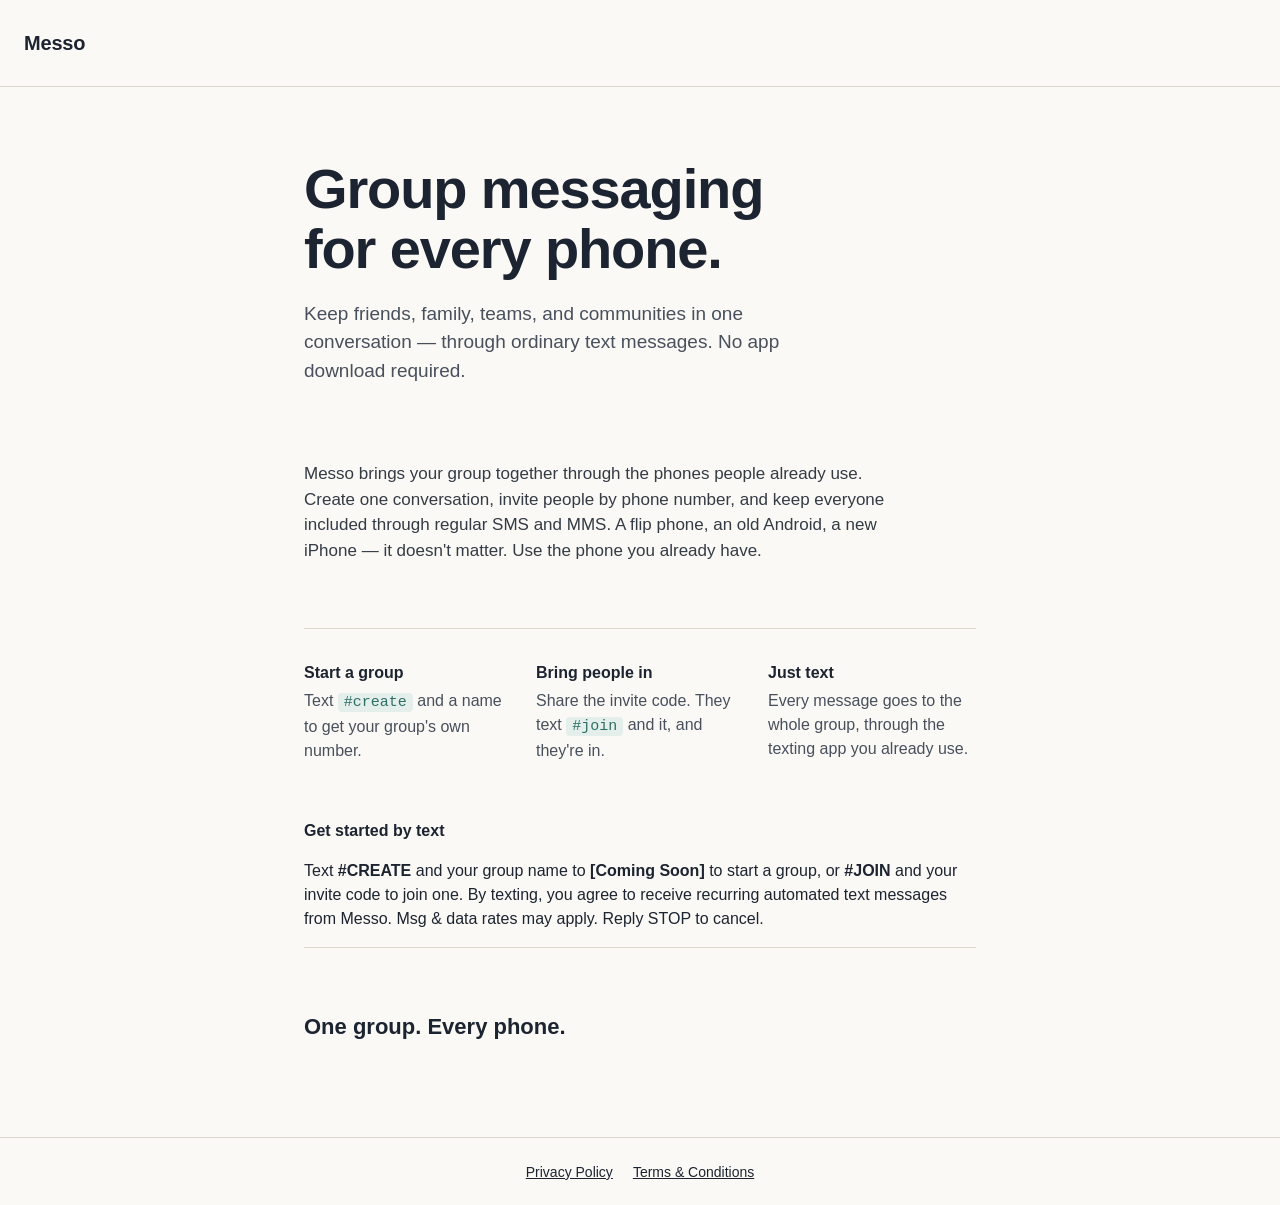
<file: index.html>
<!DOCTYPE html>
<html lang="en">
<head>
<meta charset="UTF-8">
<meta name="viewport" content="width=device-width, initial-scale=1.0">
<title>Messo — Group messaging for every phone</title>
<link rel="stylesheet" href="style.css">
</head>
<body>
<header class="site-header">
  <span class="wordmark">Messo</span>
</header>

<main>
  <section class="hero">
    <h1>Group messaging<br>for every phone.</h1>
    <p class="lede">Keep friends, family, teams, and communities in one
    conversation — through ordinary text messages. No app download
    required.</p>
  </section>

  <section class="explain">
    <p>Messo brings your group together through the phones people
    already use. Create one conversation, invite people by phone
    number, and keep everyone included through regular SMS and MMS.
    A flip phone, an old Android, a new iPhone — it doesn't matter.
    Use the phone you already have.</p>
  </section>

  <section class="steps">
    <div class="step">
      <p class="step-label">Start a group</p>
      <p>Text <code>#create</code> and a name to get your group's own number.</p>
    </div>
    <div class="step">
      <p class="step-label">Bring people in</p>
      <p>Share the invite code. They text <code>#join</code> and it, and they're in.</p>
    </div>
    <div class="step">
      <p class="step-label">Just text</p>
      <p>Every message goes to the whole group, through the texting app you already use.</p>
    </div>
  </section>

  <section class="opt-in">
    <div>
  <p class="step-label">Get started by text</p>
  <p>Text <strong>#CREATE</strong> and your group name to
  <strong>[Coming Soon]</strong> to start a group, or
  <strong>#JOIN</strong> and your invite code to join one. By texting,
  you agree to receive recurring automated text messages from Messo.
  Msg &amp; data rates may apply. Reply STOP to cancel.</p>
</div></section>

  <section class="cta">
    <p>One group. Every phone.</p>
  </section>
</main>

<footer class="site-footer">
  <a href="privacy.html">Privacy Policy</a>
  <a href="terms.html">Terms &amp; Conditions</a>
</footer>
</body>
</html>
</file>
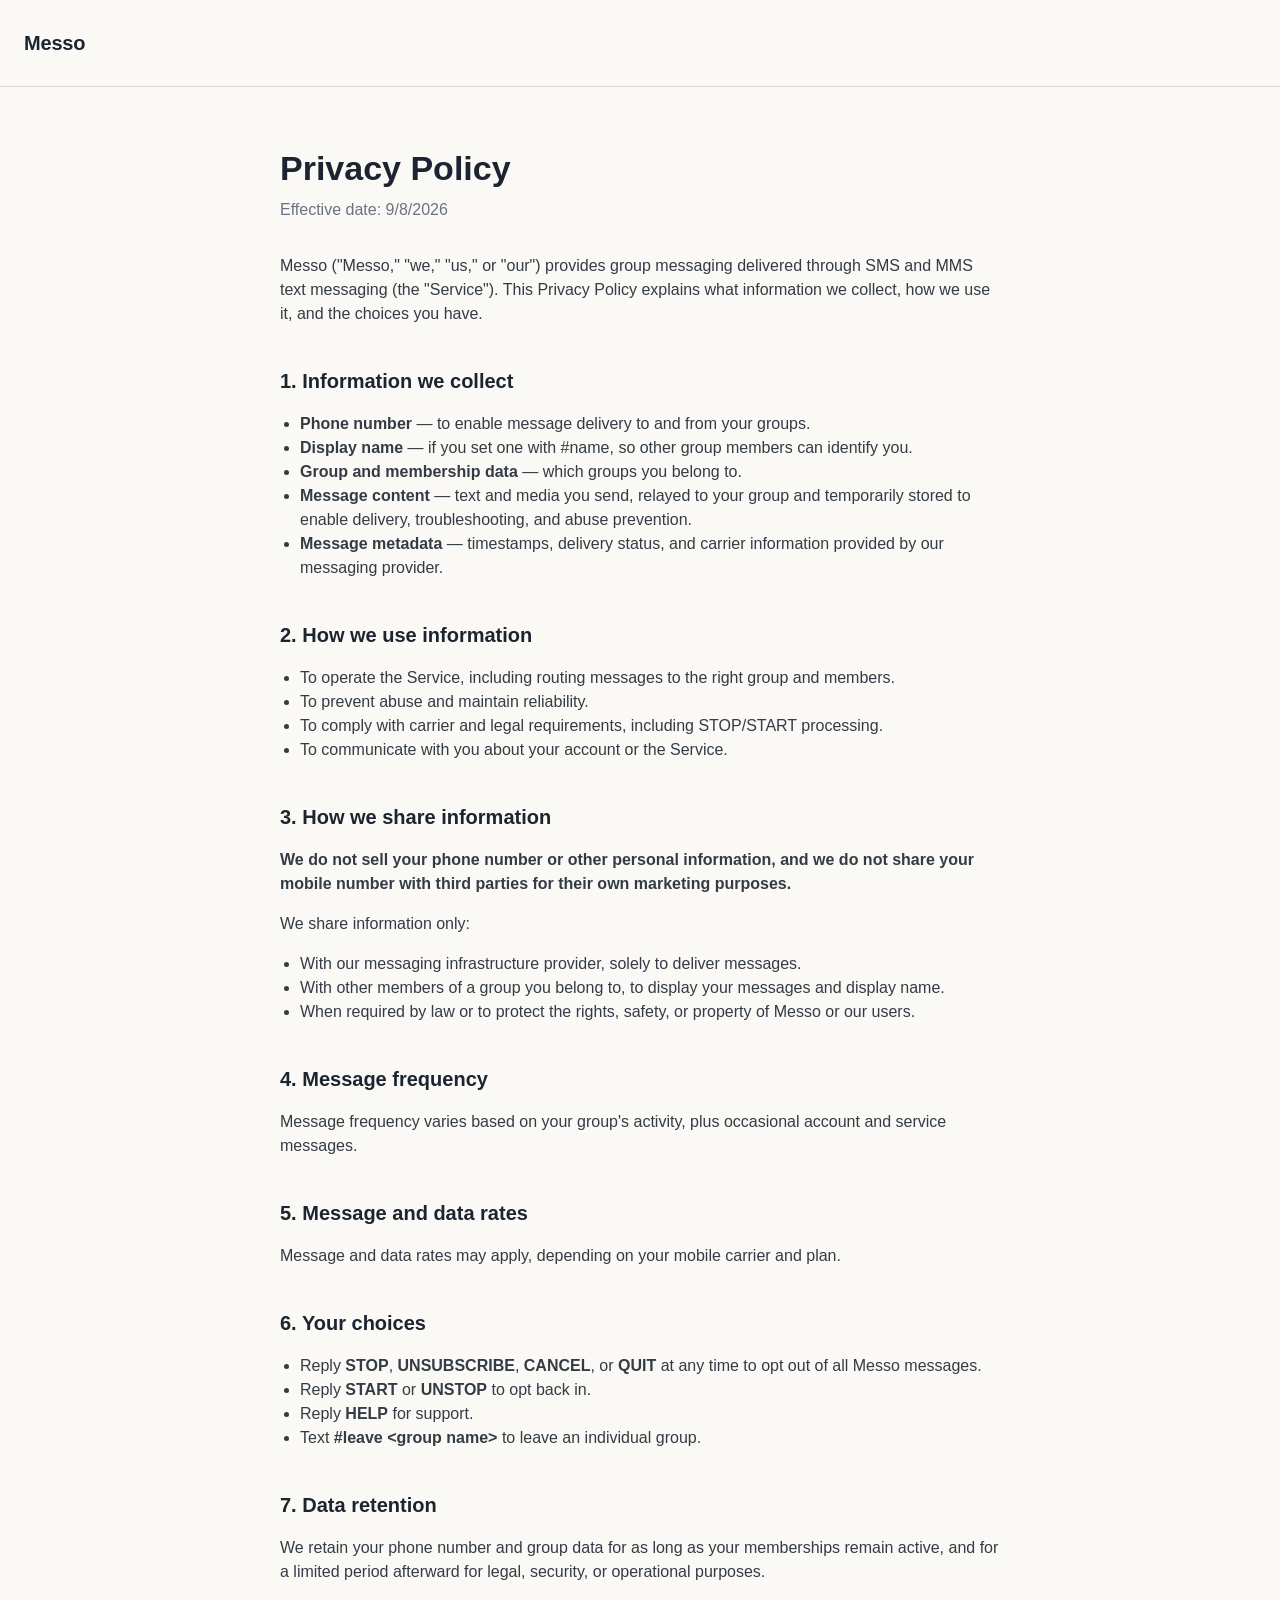
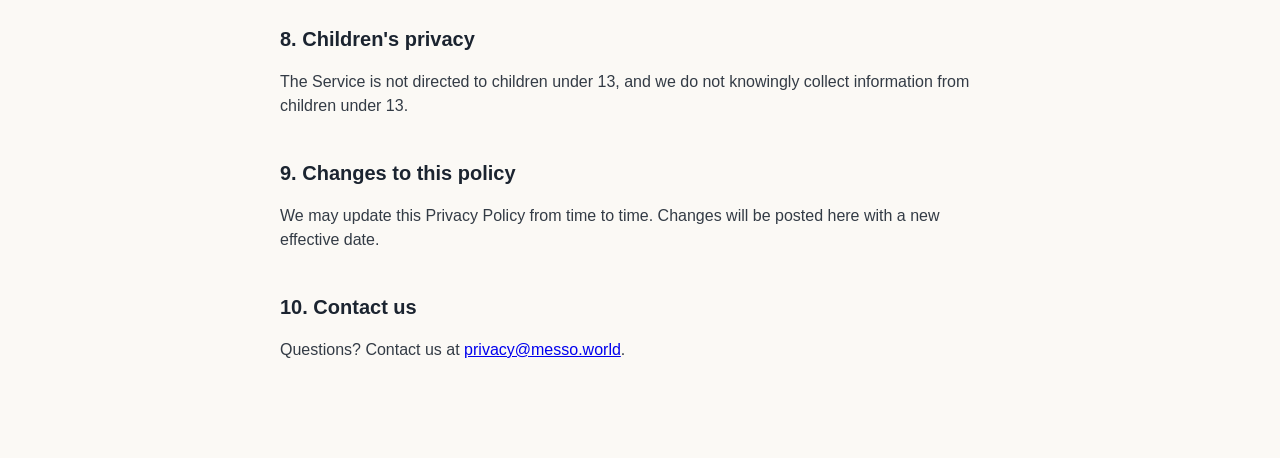
<file: privacy.html>
<!DOCTYPE html>
<html lang="en">
<head>
<meta charset="UTF-8">
<meta name="viewport" content="width=device-width, initial-scale=1.0">
<title>Privacy Policy — Messo</title>
<link rel="stylesheet" href="style.css">
</head>
<body>
<header class="site-header">
  <a class="wordmark" href="index.html">Messo</a>
</header>

<main class="doc">
  <h1>Privacy Policy</h1>
  <p class="effective">Effective date: 9/8/2026</p>

  <p>Messo ("Messo," "we," "us," or "our") provides group messaging
  delivered through SMS and MMS text messaging (the "Service"). This
  Privacy Policy explains what information we collect, how we use it,
  and the choices you have.</p>

  <h2>1. Information we collect</h2>
  <ul>
    <li><strong>Phone number</strong> — to enable message delivery to and from your groups.</li>
    <li><strong>Display name</strong> — if you set one with #name, so other group members can identify you.</li>
    <li><strong>Group and membership data</strong> — which groups you belong to.</li>
    <li><strong>Message content</strong> — text and media you send, relayed to your group and temporarily stored to enable delivery, troubleshooting, and abuse prevention.</li>
    <li><strong>Message metadata</strong> — timestamps, delivery status, and carrier information provided by our messaging provider.</li>
  </ul>

  <h2>2. How we use information</h2>
  <ul>
    <li>To operate the Service, including routing messages to the right group and members.</li>
    <li>To prevent abuse and maintain reliability.</li>
    <li>To comply with carrier and legal requirements, including STOP/START processing.</li>
    <li>To communicate with you about your account or the Service.</li>
  </ul>

  <h2>3. How we share information</h2>
  <p><strong>We do not sell your phone number or other personal
  information, and we do not share your mobile number with third parties
  for their own marketing purposes.</strong></p>
  <p>We share information only:</p>
  <ul>
    <li>With our messaging infrastructure provider, solely to deliver messages.</li>
    <li>With other members of a group you belong to, to display your messages and display name.</li>
    <li>When required by law or to protect the rights, safety, or property of Messo or our users.</li>
  </ul>

  <h2>4. Message frequency</h2>
  <p>Message frequency varies based on your group's activity, plus
  occasional account and service messages.</p>

  <h2>5. Message and data rates</h2>
  <p>Message and data rates may apply, depending on your mobile carrier
  and plan.</p>

  <h2>6. Your choices</h2>
  <ul>
    <li>Reply <strong>STOP</strong>, <strong>UNSUBSCRIBE</strong>, <strong>CANCEL</strong>, or <strong>QUIT</strong> at any time to opt out of all Messo messages.</li>
    <li>Reply <strong>START</strong> or <strong>UNSTOP</strong> to opt back in.</li>
    <li>Reply <strong>HELP</strong> for support.</li>
    <li>Text <strong>#leave &lt;group name&gt;</strong> to leave an individual group.</li>
  </ul>

  <h2>7. Data retention</h2>
  <p>We retain your phone number and group data for as long as your
  memberships remain active, and for a limited period afterward for
  legal, security, or operational purposes.</p>

  <h2>8. Children's privacy</h2>
  <p>The Service is not directed to children under 13, and we do not
  knowingly collect information from children under 13.</p>

  <h2>9. Changes to this policy</h2>
  <p>We may update this Privacy Policy from time to time. Changes will be
  posted here with a new effective date.</p>

  <h2>10. Contact us</h2>
  <p>Questions? Contact us at <a href="mailto:privacy@messo.world">privacy@messo.world</a>.</p>
</main>
</body>
</html>
</file>
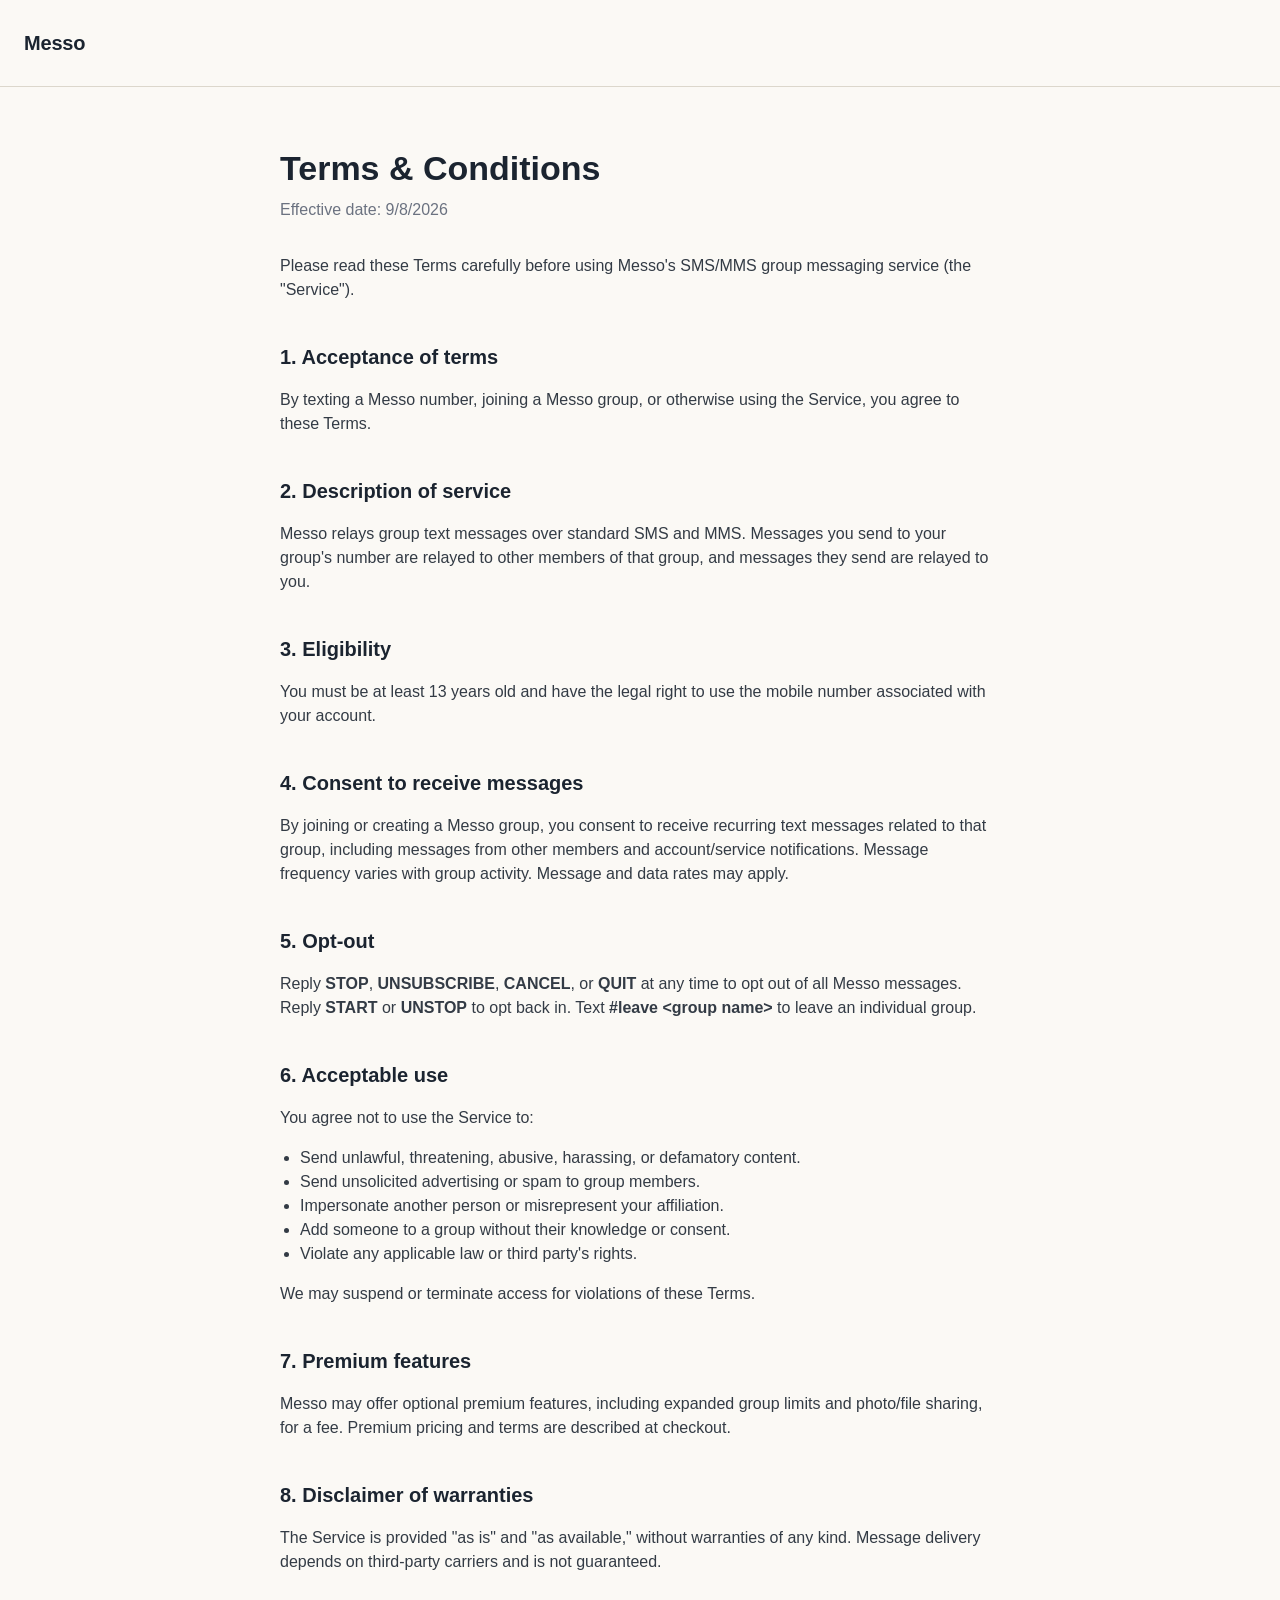
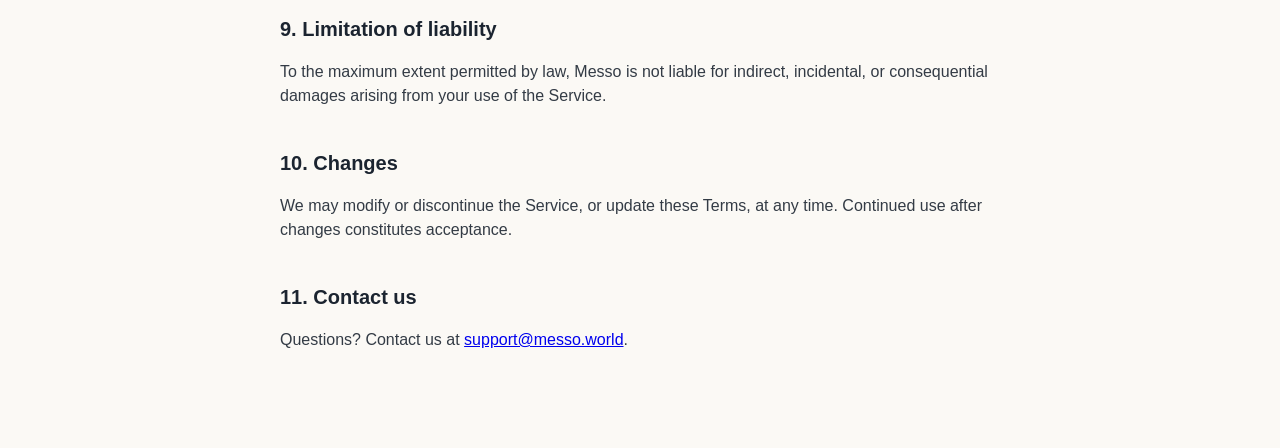
<file: terms.html>
<!DOCTYPE html>
<html lang="en">
<head>
<meta charset="UTF-8">
<meta name="viewport" content="width=device-width, initial-scale=1.0">
<title>Terms & Conditions — Messo</title>
<link rel="stylesheet" href="style.css">
</head>
<body>
<header class="site-header">
  <a class="wordmark" href="index.html">Messo</a>
</header>

<main class="doc">
  <h1>Terms &amp; Conditions</h1>
  <p class="effective">Effective date: 9/8/2026</p>

  <p>Please read these Terms carefully before using Messo's SMS/MMS group
  messaging service (the "Service").</p>

  <h2>1. Acceptance of terms</h2>
  <p>By texting a Messo number, joining a Messo group, or otherwise using
  the Service, you agree to these Terms.</p>

  <h2>2. Description of service</h2>
  <p>Messo relays group text messages over standard SMS and MMS. Messages
  you send to your group's number are relayed to other members of that
  group, and messages they send are relayed to you.</p>

  <h2>3. Eligibility</h2>
  <p>You must be at least 13 years old and have the legal right to use the
  mobile number associated with your account.</p>

  <h2>4. Consent to receive messages</h2>
  <p>By joining or creating a Messo group, you consent to receive
  recurring text messages related to that group, including messages from
  other members and account/service notifications. Message frequency
  varies with group activity. Message and data rates may apply.</p>

  <h2>5. Opt-out</h2>
  <p>Reply <strong>STOP</strong>, <strong>UNSUBSCRIBE</strong>,
  <strong>CANCEL</strong>, or <strong>QUIT</strong> at any time to opt out
  of all Messo messages. Reply <strong>START</strong> or
  <strong>UNSTOP</strong> to opt back in. Text
  <strong>#leave &lt;group name&gt;</strong> to leave an individual group.</p>

  <h2>6. Acceptable use</h2>
  <p>You agree not to use the Service to:</p>
  <ul>
    <li>Send unlawful, threatening, abusive, harassing, or defamatory content.</li>
    <li>Send unsolicited advertising or spam to group members.</li>
    <li>Impersonate another person or misrepresent your affiliation.</li>
    <li>Add someone to a group without their knowledge or consent.</li>
    <li>Violate any applicable law or third party's rights.</li>
  </ul>
  <p>We may suspend or terminate access for violations of these Terms.</p>

  <h2>7. Premium features</h2>
  <p>Messo may offer optional premium features, including expanded group
  limits and photo/file sharing, for a fee. Premium pricing and terms are
  described at checkout.</p>

  <h2>8. Disclaimer of warranties</h2>
  <p>The Service is provided "as is" and "as available," without
  warranties of any kind. Message delivery depends on third-party
  carriers and is not guaranteed.</p>

  <h2>9. Limitation of liability</h2>
  <p>To the maximum extent permitted by law, Messo is not liable for
  indirect, incidental, or consequential damages arising from your use of
  the Service.</p>

  <h2>10. Changes</h2>
  <p>We may modify or discontinue the Service, or update these Terms, at
  any time. Continued use after changes constitutes acceptance.</p>

  <h2>11. Contact us</h2>
  <p>Questions? Contact us at <a href="mailto:support@messo.world">support@messo.world</a>.</p>
</main>
</body>
</html>
</file>
<file: style.css>
:root {
  --ink: #1B2430;
  --paper: #FBF9F5;
  --signal: #2F6F63;
  --signal-soft: #E4EEEB;
  --line: #DCD7CC;
}

* { box-sizing: border-box; }

body {
  margin: 0;
  background: var(--paper);
  color: var(--ink);
  font-family: -apple-system, "Segoe UI", Roboto, "Helvetica Neue", Arial, sans-serif;
  line-height: 1.5;
}

.site-header {
  padding: 28px 24px;
  border-bottom: 1px solid var(--line);
}

.wordmark {
  font-size: 20px;
  font-weight: 700;
  letter-spacing: -0.01em;
  color: var(--ink);
  text-decoration: none;
}

main { max-width: 720px; margin: 0 auto; padding: 0 24px; }

.hero {
  padding: 72px 0 32px;
}

.hero h1 {
  font-size: clamp(36px, 6vw, 56px);
  line-height: 1.08;
  letter-spacing: -0.02em;
  margin: 0 0 20px;
}

.lede {
  font-size: 19px;
  max-width: 46ch;
  color: #47505C;
}

.explain {
  padding: 8px 0 48px;
  font-size: 17px;
  max-width: 62ch;
  color: #333B45;
}

.steps {
  display: grid;
  gap: 24px;
  padding: 32px 0 56px;
  border-top: 1px solid var(--line);
}

.step-label {
  font-weight: 700;
  margin: 0 0 4px;
}

.step p:last-child { margin: 0; color: #47505C; }

.step code {
  background: var(--signal-soft);
  color: var(--signal);
  padding: 1px 6px;
  border-radius: 4px;
  font-size: 15px;
}

.cta {
  border-top: 1px solid var(--line);
  padding: 40px 0 72px;
  font-size: 22px;
  font-weight: 600;
}

.doc {
  padding: 56px 0 80px;
}

.doc h1 { font-size: 34px; margin: 0 0 4px; }
.doc .effective { color: #6B7280; margin: 0 0 32px; }
.doc h2 { font-size: 20px; margin: 40px 0 12px; }
.doc p, .doc li { color: #333B45; font-size: 16px; }
.doc ul { padding-left: 20px; }

.site-footer {
  border-top: 1px solid var(--line);
  padding: 24px;
  display: flex;
  gap: 20px;
  justify-content: center;
  font-size: 14px;
}

.site-footer a { color: var(--ink); }

@media (min-width: 640px) {
  .steps { grid-template-columns: repeat(3, 1fr); }
}
</file>
